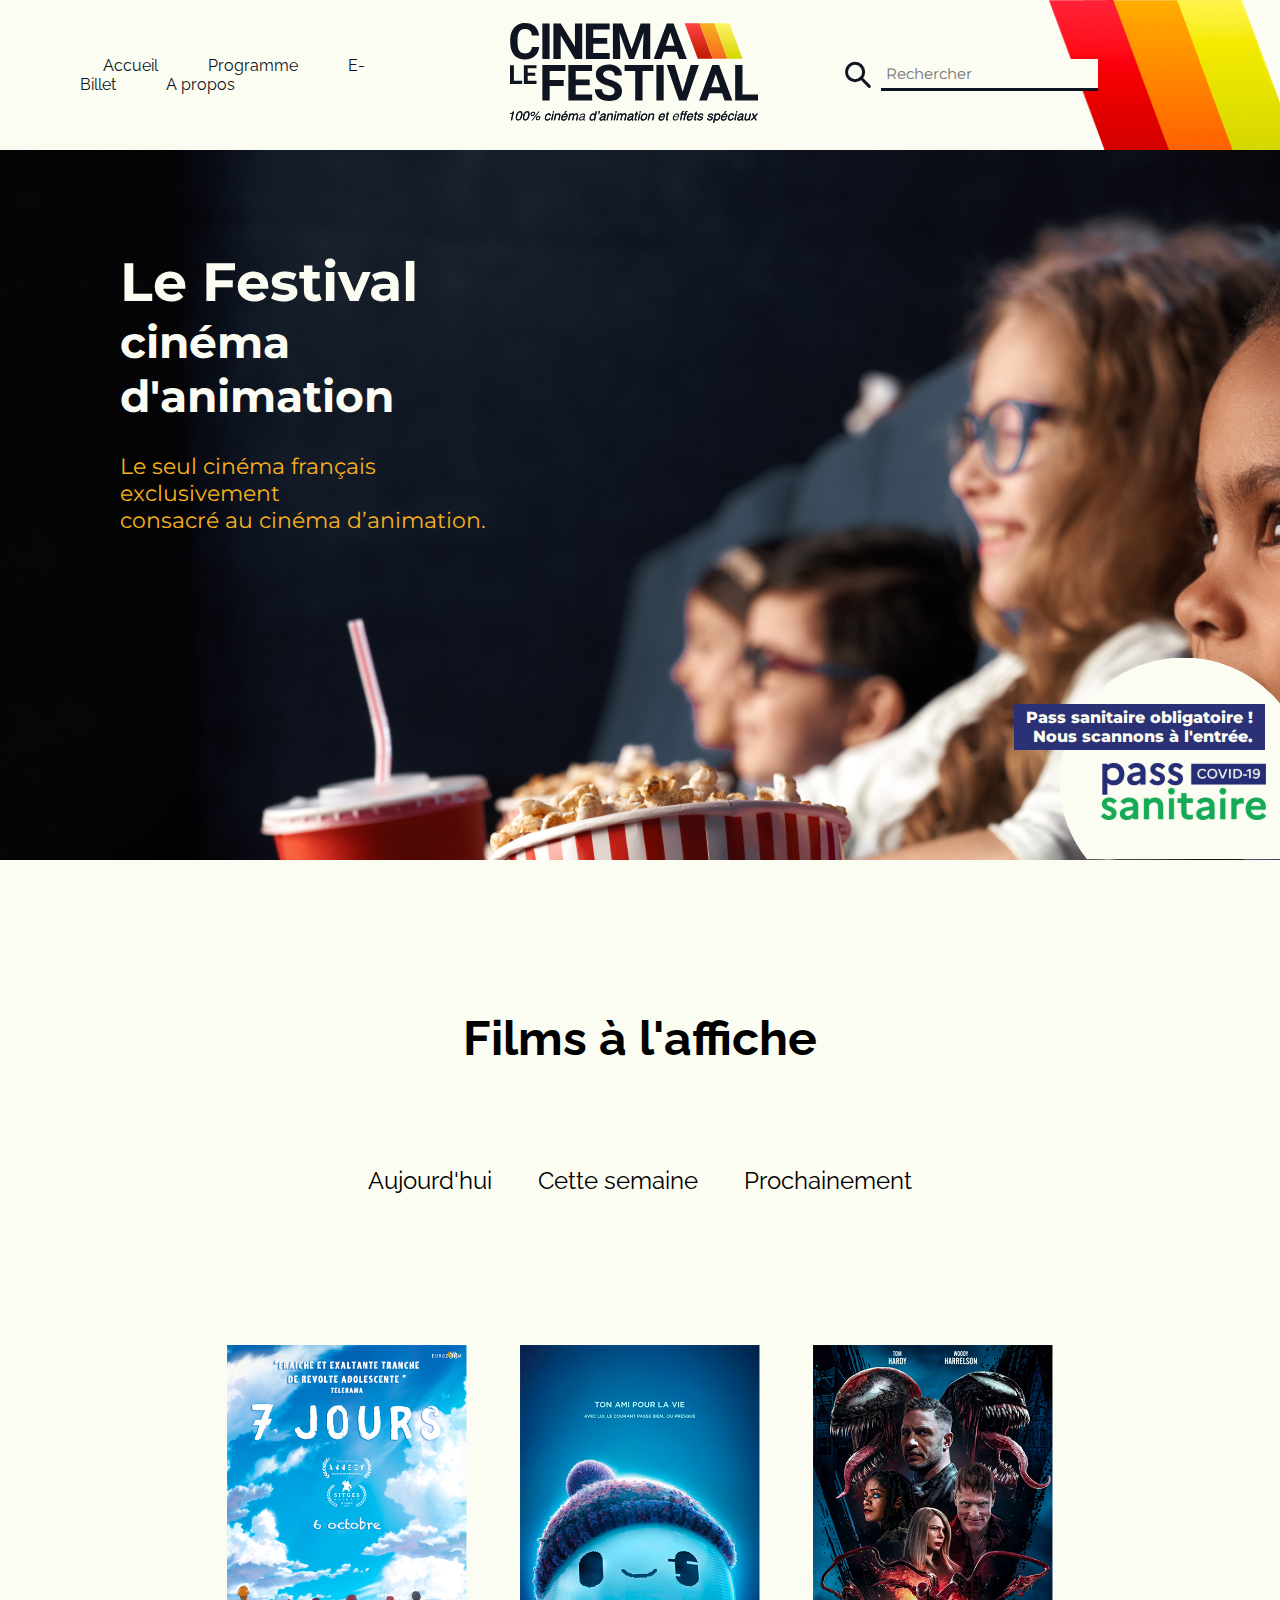
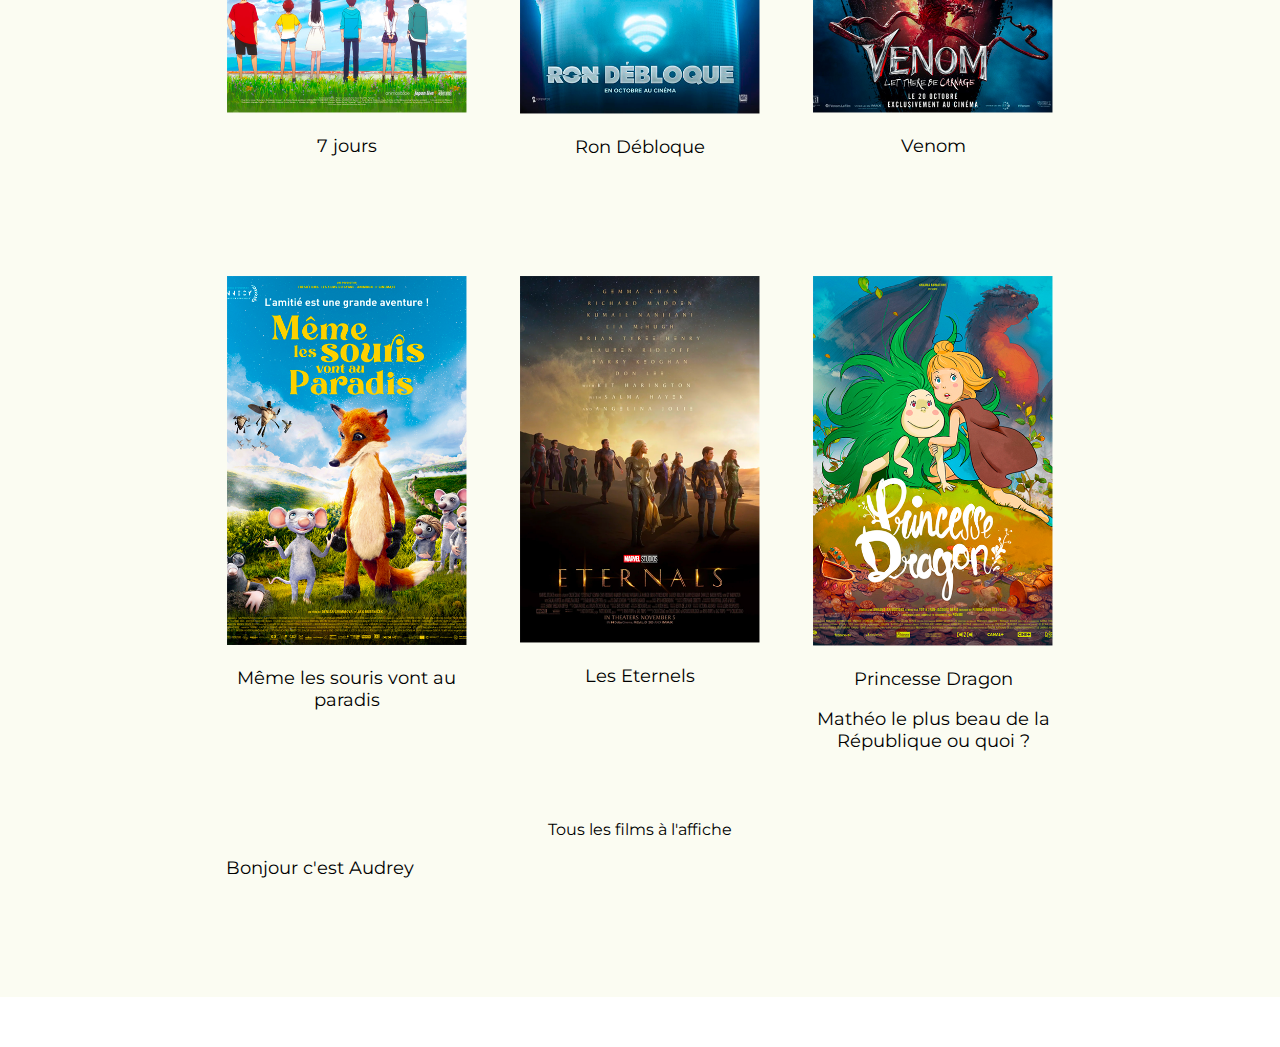
<file: index.html>
<!DOCTYPE html>
<html lang="fr">
<head>
    <meta charset="UTF-8">
    <meta http-equiv="X-UA-Compatible" content="IE=edge">
    <meta name="viewport" content="width=device-width, initial-scale=1.0">
    <title>Cinema Le Festival</title>
    <link rel="stylesheet" href="./styles/style.css"/>
    <link rel="stylesheet" href="./styles/fonts.css"/>
</head>
<body>
    <header>
        <nav>
            <a href="index.html">Accueil</a>
            <a href="programme.html">Programme</a>
            <a href="ebillet.html">E-Billet</a>
            <a href="apropos.html">A propos </a>       
        </nav>
        <a class="logo" href="index.html"><img src="../src/img/logo.svg" alt="logo cinéma le festival"></a>
        <div class="recherche">
            <img src="../src/img/recherche.svg" alt="Icône rechercher">
            <input type="search" tabindex="Champ de recherche" placeholder="Rechercher">
        </div>
    </header>
    <section>
        <article class="head-page">
            <div class="titre">
                <h1><span>Le Festival</span><br/>cinéma d'animation</h1>
                <h3>Le seul cinéma français exclusivement<br/>consacré au cinéma d’animation.</h3>
            </div>
            <div class="pass">
                <p>Pass sanitaire obligatoire !<br/>Nous scannons à l'entrée.</p>
                <img src="../src/img/pass.svg" alt="Logo pass sanitaire">
            </div>
        </article>
        <article class="programme">
            <h2>Films à l'affiche</h2>
            <!--Liste de liens-->
            <div class="filtre">
                <span>Aujourd'hui</span>
                <span>Cette semaine</span>
                <span>Prochainement</span>
            </div>
        </article>
        <article class="program_films">
            <div class="films1">
                <div>
                    <img src="../src/img/7jours.png" alt="affiche de 7 jours"/>
                    <p>7 jours</p>
                </div>
                <div>
                    <img src="../src/img/rondebloque.png" alt="affiche de Ron Débloque"/>
                    <p>Ron Débloque</p>
                </div>
                <div>
                    <img src="../src/img/venom.png" alt="affiche de Venom"/>
                    <p>Venom</p>
                </div>
            </div>
            <div class="films2">
                <div>
                    <img src="../src/img/memelessourisvontauparadis.png" alt="affiche de même les souris vont au paradis"/>
                    <p>Même les souris vont au paradis</p>
                </div>
                <div>
                    <img src="../src/img/eternals.png" alt="affiche de  les Eternels"/>
                    <p>Les Eternels</p>
                </div>
                <div>
                    <img src="../src/img/princessedragon.png" alt="affiche de Princesse Dragon"/>
                    <p>Princesse Dragon</p>

                    <p> Mathéo le plus beau de la République ou quoi ?</p>
                </div>
            </div>
            <div class="button1">
                <span>Tous les films à l'affiche</span>
            </div>
            <div>
                <p>Bonjour c'est Audrey</p>
            </div>
        </article>
    </section>
</body>
</html>
</file>
<file: styles/style.css>
:root {
    --margeDesktop: 120px;
    --margeMobile: 60px;
    --rouge: #FF4343;
    --clementine:#F7B11E;
    --sable:#FFF36A;
    --noir:#0E1420;
    --blanc:#FBFCF2;
    --bleupass: #2A3175;
    --fontMonserrat:'Montserrat', Arial, sans-serif;
    --fontRaleway:'Raleway', sans-serif;
    --fontHelvetica: 'Raleway', Helvetica, sans-serif;

}

body{
    margin: 0;
}

header{
    position: sticky;
    top: 0;
    display: grid;
    grid-template-columns: 33% 33% 33%;;
    background: var(--blanc);
    align-items: center;
    background-image: url("../src/img/banner.png");
    background-repeat: no-repeat;
    background-position: top right;
    font-family: var(--fontHelvetica);
    font-weight: 400;
    height: 150px;
    z-index: 7;
}

nav{
    display: inline;
    order: 1;
    margin-left: 80px;
}

nav a{
    padding: 3px;
}

.logo{
    display: table;
    order: 2;
    margin: auto;
}

.banner{
    height: 40%;
    width: 20%;
}

input{
    font-size: 15px;
    text-align: start;
    font-family: var(--fontMonserrat);
    font-weight: lighter;
    background-color: var(--blanc);
    border: none;
    border-bottom: solid 3px var(--noir);
    color: var(--noir);
    padding: 5px;
    font-size: 15px;
    font-weight: 400;
}

*:focus-visible{
    outline: solid 1px var(--clementine);
}

a{
    color: var(--noir);
    margin: 20px;
    font-family: var(--fontRaleway);
    text-decoration: none;
}

.recherche{
    display: flex;
    margin: auto;
    order: 3;
}

.recherche img{
    margin-right: 10px;
}

.recherche input{
    margin-right: 250px;
}

.head-page{
    height: 710px;
    background-image: url("../src/img/background-accueil1.png");
    display: flex;
    margin: 0;
    font-family: var(--fontMonserrat);
    color: var(--blanc);
}


.titre{
    display: table;
    flex-direction: column;
    align-items: flex-start;
    padding-left: 120px;
    padding-top: 70px;
    font-weight: 800;
    width: 50%;
}

.titre h3{
    font-weight: 400;
    color: var(--clementine);
    font-size: 22px;
}

.titre h1 span{
    font-size: 54px;
}

.titre h1{
    font-size: 44px;
}

.pass{
    position: relative;
    display: flex;
    flex-direction: column;
    align-items: flex-end;
    justify-content: flex-end;
    width: 100%;
}

.pass p{
    position: absolute;
    text-align: right;
    font-weight: 800;
    background: var(--bleupass);
    padding: 4px 12px;
    margin-right: 15px;
    margin-bottom: 110px;
}

.programme{
    text-align: center;
    font-family: var(--fontRaleway);
}

.program_films{
    text-align: center;
    margin-top: 150px;
    display: flex;
    flex-direction: column;
    justify-content: space-around;
    padding: 100px;
    margin: 0 100px 50px 100px;
    font-family: var(--fontMonserrat);
}

.filtre span{
    padding: 20px;
}
.filtre{
    margin-top: 100px;
    margin-bottom: 50px;
    font-size: 24px;
}

.programme h2 {
    margin-top: 150px;
    font-size: 48px;
}

.films1 {
    display: flex;
    justify-content: space-around;
    margin-bottom: 100px;

}
.films2{
    display: flex;
    justify-content: space-around;
    margin-bottom: 50px;
}

.program_films img{
    width: 240px;
}

section{
    background-color: var(--blanc);
}

.program_films p{
    width: 240px;
    font-size: 18px; 
}

.program_films div .button1{
    font-size: 18px;
    font-family: var(--fontRaleway);
    width: 429px;
    height: 106px;
    justify-self: center;
}

.program_films.button1 span{
    background-color: red;
}
</file>
<file: styles/fonts.css>
@import url('https://fonts.googleapis.com/css2?family=Raleway:wght@200;400;700&display=swap');
@import url('https://fonts.googleapis.com/css2?family=Montserrat:wght@300;400;700&display=swap');
</file>
